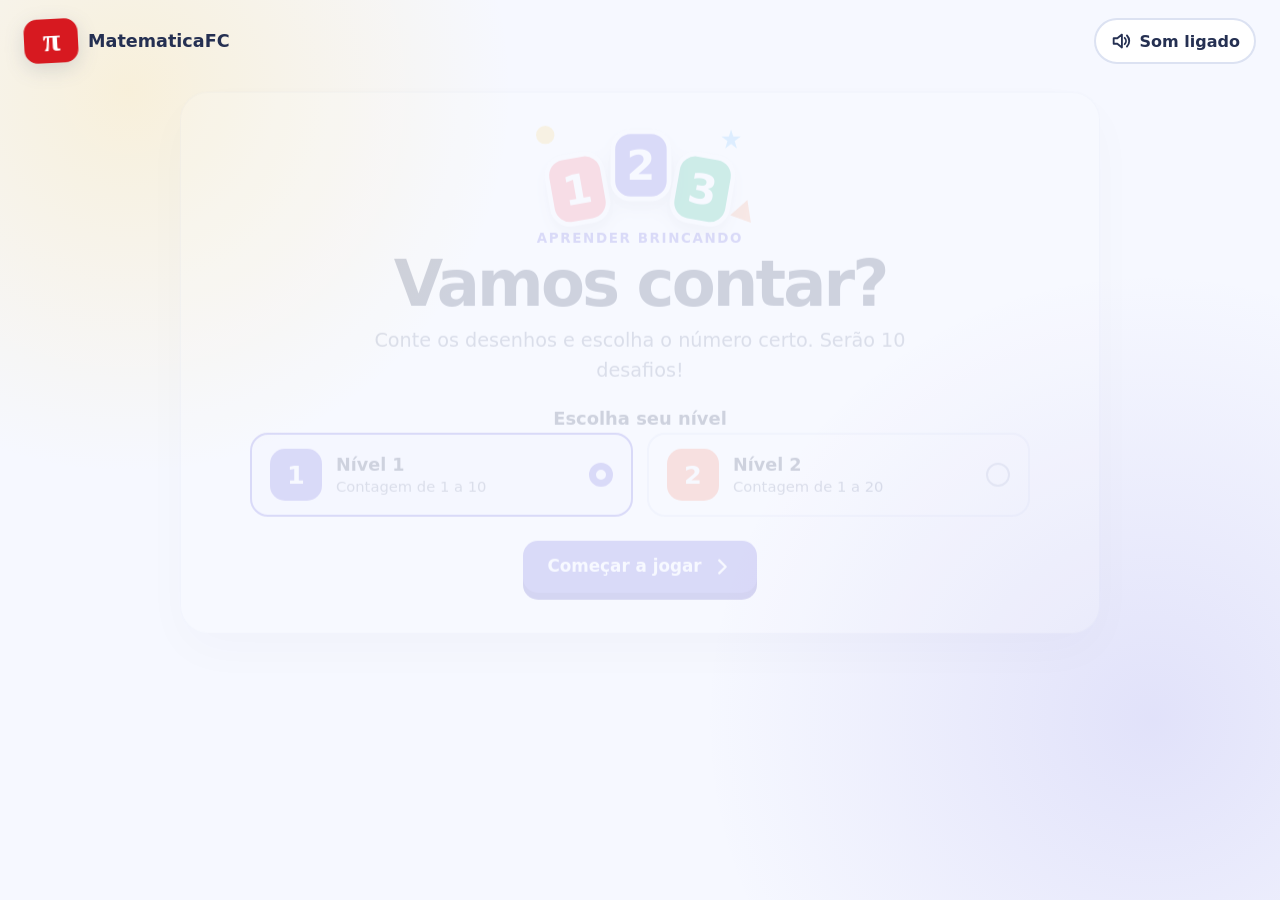
<file: index.html>
<!doctype html>
<html lang="pt-BR">
  <head>
    <meta charset="UTF-8">
    <meta name="viewport" content="width=device-width, initial-scale=1">
    <meta http-equiv="refresh" content="0; url=jogos/ensino-fundamental-anos-iniciais/1ano/contagem/">
    <title>Jogo de Contagem | MatematicaFC</title>
  </head>
  <body>
    <a href="jogos/ensino-fundamental-anos-iniciais/1ano/contagem/">Abrir o Jogo de Contagem</a>
  </body>
</html>
</file>
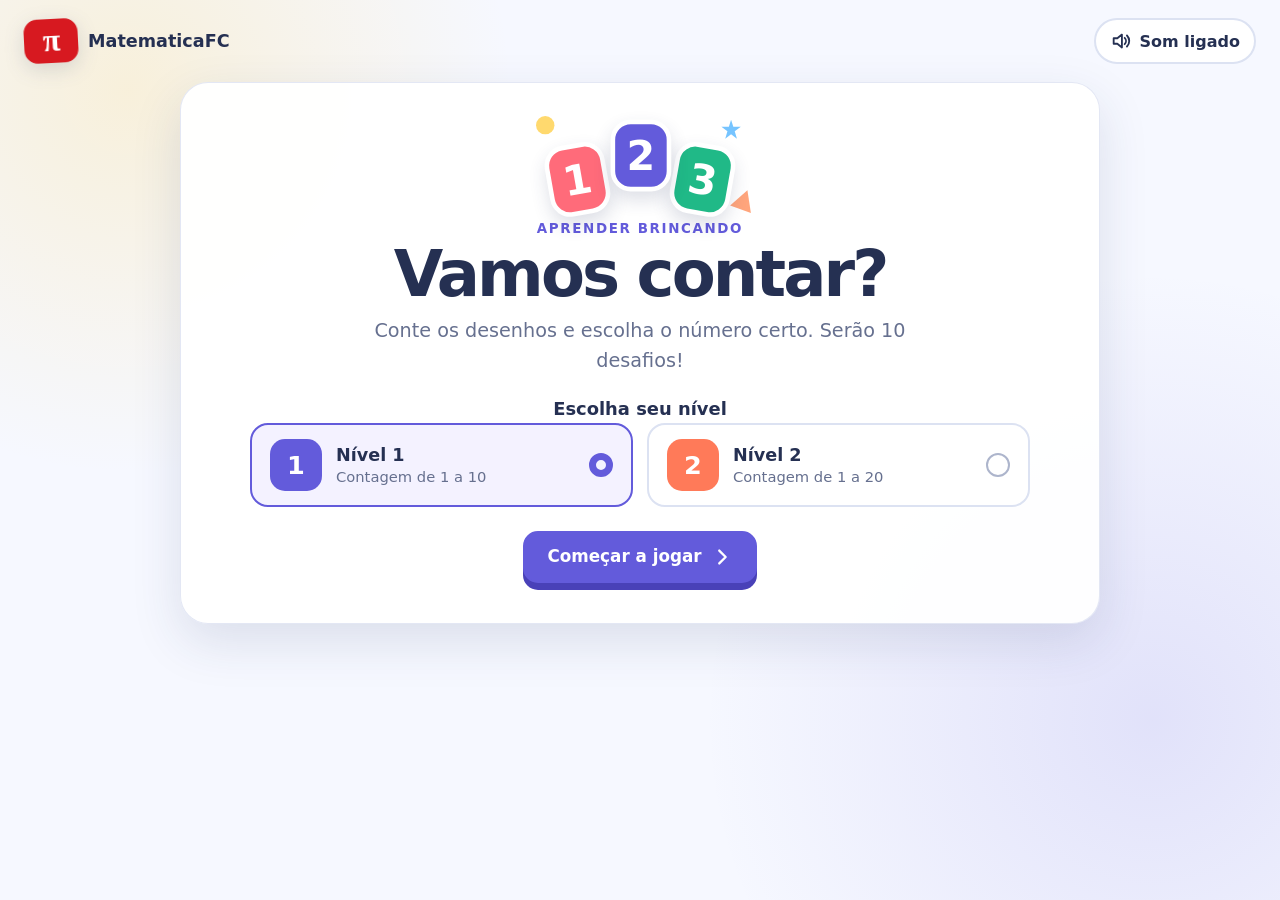
<file: jogos/ensino-fundamental-anos-iniciais/1ano/contagem/index.html>
<!doctype html>
<html lang="pt-BR">
  <head>
    <meta charset="UTF-8">
    <meta name="viewport" content="width=device-width, initial-scale=1">
    <meta
      name="description"
      content="Jogo educativo de contagem de 1 a 20 para crianças do 1º ano."
    >
    <title>Vamos Contar! | MatematicaFC</title>
    <link rel="stylesheet" href="styles.css">
    <script src="script.js" defer></script>
  </head>
  <body>
    <a class="skip-link" href="#main-content">Pular para o conteúdo</a>

    <main id="main-content" class="app-shell">
      <header class="app-header">
        <a class="brand" href="#" aria-label="MatematicaFC - início do jogo">
          <span class="brand-mark" aria-hidden="true">
            <svg viewBox="0 0 64 52" focusable="false">
              <rect width="64" height="52" rx="16"></rect>
              <text x="32" y="38">π</text>
            </svg>
          </span>
          <span>MatematicaFC</span>
        </a>

        <button
          id="audio-toggle"
          class="icon-button"
          type="button"
          aria-pressed="true"
          aria-label="Desativar efeitos sonoros"
        >
          <svg class="icon icon-sound-on" viewBox="0 0 24 24" aria-hidden="true">
            <path d="M4 9v6h4l5 4V5L8 9H4Z"></path>
            <path d="M16 8.5a5 5 0 0 1 0 7"></path>
            <path d="M18.5 6a8.5 8.5 0 0 1 0 12"></path>
          </svg>
          <svg class="icon icon-sound-off" viewBox="0 0 24 24" aria-hidden="true">
            <path d="M4 9v6h4l5 4V5L8 9H4Z"></path>
            <path d="m17 9 5 5m0-5-5 5"></path>
          </svg>
          <span id="audio-label">Som ligado</span>
        </button>
      </header>

      <section id="start-screen" class="screen start-screen" aria-labelledby="game-title">
        <div class="hero-art" aria-hidden="true">
          <span class="shape shape-circle"></span>
          <span class="shape shape-star"></span>
          <span class="shape shape-triangle"></span>
          <span class="hero-number hero-number-one">1</span>
          <span class="hero-number hero-number-two">2</span>
          <span class="hero-number hero-number-three">3</span>
        </div>

        <p class="eyebrow">Aprender brincando</p>
        <h1 id="game-title">Vamos contar?</h1>
        <p class="lead">
          Conte os desenhos e escolha o número certo. Serão 10 desafios!
        </p>

        <fieldset class="level-picker">
          <legend>Escolha seu nível</legend>
          <label class="level-card">
            <input type="radio" name="level" value="1" checked>
            <span class="level-number" aria-hidden="true">1</span>
            <span class="level-copy">
              <strong>Nível 1</strong>
              <small>Contagem de 1 a 10</small>
            </span>
            <span class="radio-indicator" aria-hidden="true"></span>
          </label>

          <label class="level-card">
            <input type="radio" name="level" value="2">
            <span class="level-number level-number-alt" aria-hidden="true">2</span>
            <span class="level-copy">
              <strong>Nível 2</strong>
              <small>Contagem de 1 a 20</small>
            </span>
            <span class="radio-indicator" aria-hidden="true"></span>
          </label>
        </fieldset>

        <button id="start-button" class="primary-button" type="button">
          Começar a jogar
          <svg viewBox="0 0 24 24" aria-hidden="true">
            <path d="m9 5 7 7-7 7"></path>
          </svg>
        </button>
      </section>

      <section
        id="game-screen"
        class="screen game-screen"
        aria-labelledby="question-title"
        hidden
      >
        <div class="game-status" aria-label="Informações da partida">
          <div class="progress-group">
            <span id="question-counter">Pergunta 1 de 10</span>
            <div
              class="progress-track"
              role="progressbar"
              aria-label="Progresso da partida"
              aria-valuemin="1"
              aria-valuemax="10"
              aria-valuenow="1"
            >
              <span id="progress-bar"></span>
            </div>
          </div>

          <dl class="stats">
            <div class="stat stat-score">
              <dt>Pontos</dt>
              <dd id="score-value">0</dd>
            </div>
            <div class="stat stat-correct">
              <dt>Acertos</dt>
              <dd id="correct-value">0</dd>
            </div>
            <div class="stat stat-wrong">
              <dt>Erros</dt>
              <dd id="wrong-value">0</dd>
            </div>
            <div class="stat stat-time">
              <dt>Tempo</dt>
              <dd id="time-value">00:00</dd>
            </div>
          </dl>
        </div>

        <div class="question-card">
          <p id="level-badge" class="level-badge">Nível 1</p>
          <h2 id="question-title">Quantos objetos você vê?</h2>
          <p class="question-hint">Conte com calma e escolha uma resposta.</p>

          <div
            id="objects-area"
            class="objects-area"
            role="img"
            aria-label=""
          ></div>

          <div
            id="feedback"
            class="feedback"
            role="status"
            aria-live="polite"
            aria-atomic="true"
          ></div>

          <div id="answers" class="answers" aria-label="Alternativas"></div>

          <button id="next-button" class="primary-button next-button" type="button" hidden>
            Próxima pergunta
            <svg viewBox="0 0 24 24" aria-hidden="true">
              <path d="m9 5 7 7-7 7"></path>
            </svg>
          </button>
        </div>
      </section>

      <section
        id="result-screen"
        class="screen result-screen"
        aria-labelledby="result-title"
        hidden
      >
        <div id="result-medal" class="result-medal" aria-hidden="true">
          <svg viewBox="0 0 120 140">
            <path class="ribbon ribbon-left" d="M28 74 15 130l34-18 11-38Z"></path>
            <path class="ribbon ribbon-right" d="m92 74 13 56-34-18-11-38Z"></path>
            <circle cx="60" cy="57" r="46"></circle>
            <path class="medal-star" d="m60 25 9 19 21 3-15 15 4 21-19-10-19 10 4-21-15-15 21-3Z"></path>
          </svg>
        </div>
        <p class="eyebrow">Partida concluída</p>
        <h2 id="result-title">Muito bem!</h2>
        <p id="result-message" class="lead"></p>

        <div class="final-score">
          <span>Sua pontuação</span>
          <strong><span id="final-score-value">0</span><small>/10</small></strong>
        </div>

        <dl class="result-stats">
          <div>
            <dt>Acertos</dt>
            <dd id="final-correct-value">0</dd>
          </div>
          <div>
            <dt>Erros</dt>
            <dd id="final-wrong-value">0</dd>
          </div>
          <div>
            <dt>Tempo</dt>
            <dd id="final-time-value">00:00</dd>
          </div>
        </dl>

        <div class="result-actions">
          <button id="restart-button" class="primary-button" type="button">
            Jogar novamente
          </button>
          <button id="change-level-button" class="secondary-button" type="button">
            Escolher outro nível
          </button>
        </div>
      </section>
    </main>

    <noscript>
      <p class="noscript-message">
        Ative o JavaScript do navegador para jogar.
      </p>
    </noscript>
  </body>
</html>
</file>
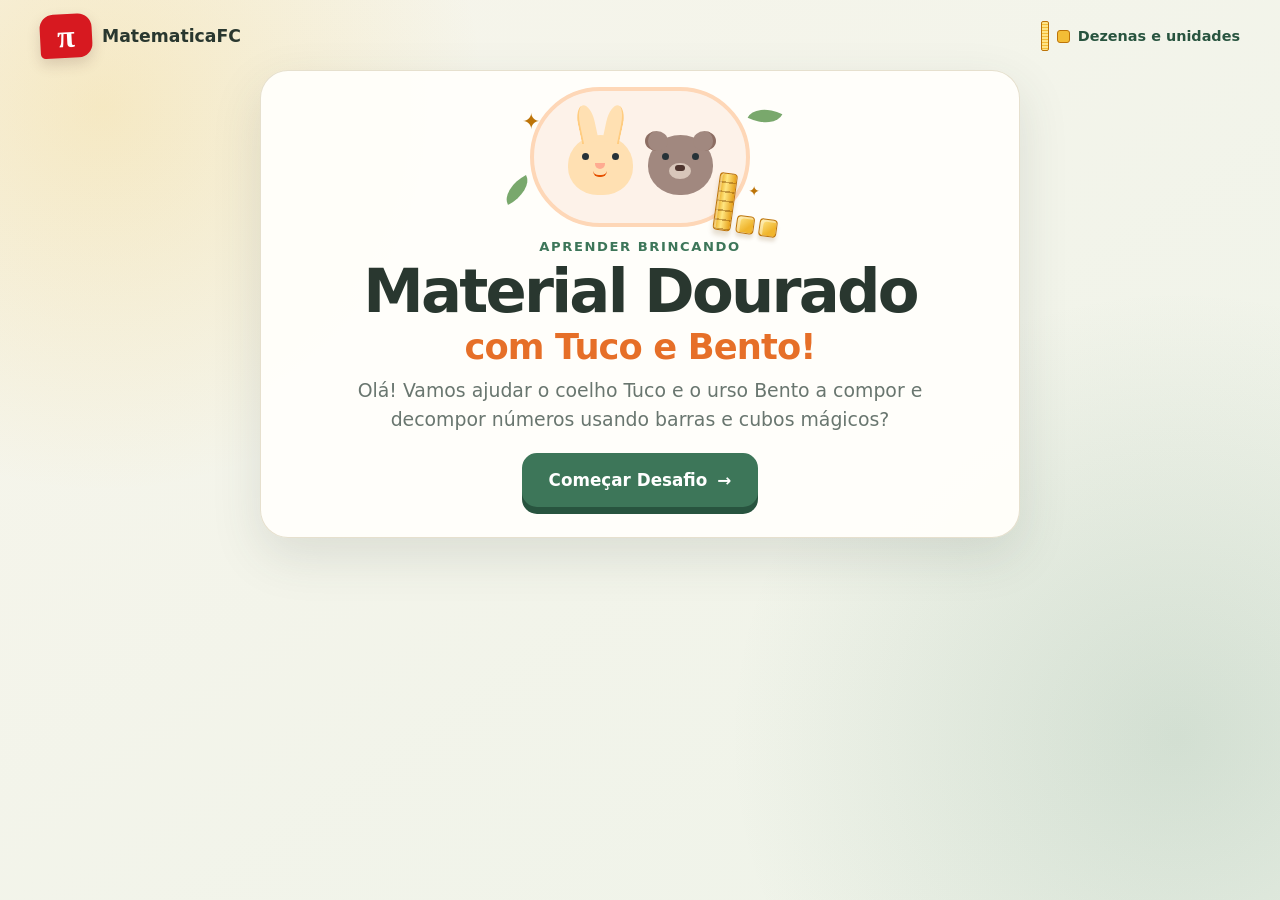
<file: jogos/ensino-fundamental-anos-iniciais/1ano/material-dourado/index.html>
<!DOCTYPE html>
<html lang="pt-br">
<head>
    <meta charset="UTF-8">
    <meta name="viewport" content="width=device-width, initial-scale=1.0">
    <title>Quiz Interativo: Material Dourado com Tuco e Bento</title>
    <script async crossorigin="anonymous" src="https://pagead2.googlesyndication.com/pagead/js/adsbygoogle.js?client=ca-pub-1307158125161614"></script>
    <link rel="stylesheet" href="css/style.css">
</head>
<body>
    <main class="app-shell">
        <header class="app-header">
            <div class="brand" aria-label="MatematicaFC">
                <span class="brand-mark" aria-hidden="true">π</span>
                <span>MatematicaFC</span>
            </div>
            <div class="header-theme" aria-hidden="true">
                <span class="mini-barra"></span>
                <span class="mini-cubo"></span>
                <span>Dezenas e unidades</span>
            </div>
        </header>

        <div class="quiz-container">
            <section class="screen active welcome-screen" id="welcome-screen">
                <div class="hero-scene" aria-hidden="true">
                    <span class="folha folha-left"></span>
                    <span class="folha folha-right"></span>
                    <span class="brilho brilho-one">✦</span>
                    <span class="brilho brilho-two">✦</span>
                    <div class="avatar-container">
                        <div class="coelho-avatar">
                            <div class="olhos"><div class="olho"></div><div class="olho"></div></div>
                            <div class="nariz-coelho"></div>
                            <div class="boca-coelho"></div>
                        </div>
                        <div class="urso-avatar">
                            <div class="olhos"><div class="olho"></div><div class="olho"></div></div>
                            <div class="focinho-urso"><div class="nariz-urso"></div></div>
                        </div>
                    </div>
                    <div class="hero-material"><span class="barra-dz"></span><span class="cubo-un"></span><span class="cubo-un"></span></div>
                </div>
                <p class="eyebrow">Aprender brincando</p>
                <h1>Material Dourado <span>com Tuco e Bento!</span></h1>
                <p class="welcome-copy">Olá! Vamos ajudar o coelho Tuco e o urso Bento a compor e decompor números usando barras e cubos mágicos?</p>
                <button class="btn-primary" type="button" onclick="gerenciarTransicaoAnuncio()">Começar Desafio <span aria-hidden="true">→</span></button>
            </section>

            <!-- TELA INTERMEDIÁRIA DO ANÚNCIO DE INÍCIO -->
            <section class="screen ad-screen" id="tela-anuncio-inicio" style="display: none;">
                <div class="ad-heading">
                    <div class="loading-cubes" aria-hidden="true"><span></span><span></span><span></span></div>
                    <p>Carregando o desafio...</p>
                    <small>Tuco e Bento estão preparando as peças.</small>
                </div>
                <div class="bloco-anuncio">
                    <ins class="adsbygoogle" data-ad-client="ca-pub-1307158125161614" data-ad-format="auto" data-ad-slot="4667476075" full-width-responsive="true" style="display: block;"></ins>
                    <script> (adsbygoogle = window.adsbygoogle || []).push({}); </script>
                </div>
            </section>

            <section class="screen" id="quiz-screen">
                <div class="game-layout">
                    <aside class="status-card">
                        <div class="question-counter" id="question-number">Pergunta 1 de 20</div>
                        <div class="progress-bar-container" role="progressbar" aria-label="Progresso do quiz" aria-valuemin="0" aria-valuemax="20" aria-valuenow="0">
                            <div class="progress-bar" id="progress-bar"></div>
                        </div>
                        <div class="score-board">
                            <span class="score-hits" id="hits-counter">Acertos: 0</span>
                            <span class="score-errors" id="errors-counter">Erros: 0</span>
                        </div>
                        <div class="side-friends" aria-hidden="true">
                            <div class="friend-mini">
                                <div class="mini-face mini-rabbit">
                                    <span class="mini-ear mini-ear-left"></span><span class="mini-ear mini-ear-right"></span>
                                    <span class="mini-eye mini-eye-left"></span><span class="mini-eye mini-eye-right"></span>
                                    <span class="mini-rabbit-nose"></span><span class="mini-rabbit-mouth"></span>
                                </div>
                                <span>Tuco</span>
                            </div>
                            <div class="friend-mini">
                                <div class="mini-face mini-bear">
                                    <span class="mini-bear-ear mini-bear-ear-left"></span><span class="mini-bear-ear mini-bear-ear-right"></span>
                                    <span class="mini-eye mini-eye-left"></span><span class="mini-eye mini-eye-right"></span>
                                    <span class="mini-bear-muzzle"><i></i></span>
                                </div>
                                <span>Bento</span>
                            </div>
                        </div>
                    </aside>

                    <div class="question-card">
                        <p class="question-type" id="question-type">Material dourado</p>
                        <div class="question-text" id="question-text">Carregando pergunta...</div>
                        <div id="zona-interativa"></div>
                        <div class="options-grid" id="options-container"></div>
                        <div class="confirm-area">
                            <button class="btn-primary" id="btn-confirmar-decompor" type="button" onclick="checarDecomposicao()" style="display: none;">Confirmar Resposta <span aria-hidden="true">→</span></button>
                        </div>
                    </div>
                </div>
            </section>

            <section class="screen result-screen" id="result-screen">
                <div class="result-illustration" aria-hidden="true">
                    <div class="medal"><span>★</span></div>
                    <span class="result-spark spark-left">✦</span>
                    <span class="result-spark spark-right">✦</span>
                </div>
                <p class="eyebrow">Partida concluída</p>
                <h1>Desafio Concluído!</h1>
                <p class="result-copy">Tuco e Bento estão orgulhosos! Você aprendeu tudo sobre dezenas e unidades!</p>
                <div class="score-circle" id="final-score">0/20</div>
                <p id="performance-message"></p>

                <!-- ANÚNCIO DE FINAL INTEGRADO ACIMA DO BOTÃO JOGAR NOVAMENTE -->
                <div class="bloco-anuncio">
                    <ins class="adsbygoogle" data-ad-client="ca-pub-1307158125161614" data-ad-format="auto" data-ad-slot="6556519659" full-width-responsive="true" style="display: block;"></ins>
                    <script> (adsbygoogle = window.adsbygoogle || []).push({}); </script>
                </div>

                <button class="btn-primary" type="button" onclick="restartQuiz()">Jogar Novamente <span aria-hidden="true">↻</span></button>
            </section>
        </div>
    </main>
    <script src="js/script.js"></script>
</body>
</html>
</file>
<file: jogos/ensino-fundamental-anos-iniciais/1ano/contagem/styles.css>
:root {
  --ink: #253052;
  --muted: #66708f;
  --page: #f6f8ff;
  --surface: #ffffff;
  --primary: #635bdb;
  --primary-dark: #4941b8;
  --secondary: #ffcf4a;
  --correct: #12845b;
  --correct-soft: #e3f8ef;
  --wrong: #c74355;
  --wrong-soft: #fff0f2;
  --blue-soft: #eaf1ff;
  --border: #dce2f2;
  --shadow: 0 18px 50px rgba(42, 53, 100, 0.13);
  --radius-lg: 28px;
  --radius-md: 18px;
  --focus: #1677ff;
  color-scheme: light;
  font-family:
    "Trebuchet MS", "Segoe UI", system-ui, -apple-system, BlinkMacSystemFont,
    sans-serif;
}

* {
  box-sizing: border-box;
}

html {
  min-height: 100%;
  background: var(--page);
}

body {
  min-width: 320px;
  min-height: 100vh;
  margin: 0;
  color: var(--ink);
  background:
    radial-gradient(circle at 10% 10%, rgba(255, 207, 74, 0.2), transparent 24rem),
    radial-gradient(circle at 90% 80%, rgba(99, 91, 219, 0.14), transparent 28rem),
    var(--page);
}

button,
input {
  font: inherit;
}

button {
  -webkit-tap-highlight-color: transparent;
}

button:focus-visible,
input:focus-visible + span,
.level-card:has(input:focus-visible) {
  outline: 4px solid rgba(22, 119, 255, 0.35);
  outline-offset: 3px;
}

.skip-link {
  position: fixed;
  z-index: 100;
  top: 12px;
  left: 12px;
  padding: 10px 16px;
  color: #fff;
  background: var(--ink);
  border-radius: 8px;
  transform: translateY(-160%);
}

.skip-link:focus {
  transform: translateY(0);
}

.app-shell {
  width: min(1120px, calc(100% - 32px));
  min-height: 100vh;
  margin: 0 auto;
  padding: 22px 0 40px;
}

.app-header {
  display: flex;
  align-items: center;
  justify-content: space-between;
  gap: 20px;
  margin-bottom: 24px;
}

.brand {
  display: inline-flex;
  align-items: center;
  gap: 10px;
  color: var(--ink);
  font-size: 1.1rem;
  font-weight: 800;
  text-decoration: none;
}

.brand-mark {
  display: grid;
  width: 48px;
  height: 40px;
  place-items: center;
  color: #fff;
  background: var(--primary);
  border-radius: 13px 13px 13px 4px;
  font-size: 0.9rem;
  letter-spacing: -1px;
  transform: rotate(-3deg);
}

.icon-button {
  display: inline-flex;
  min-height: 46px;
  align-items: center;
  gap: 8px;
  padding: 8px 14px;
  color: var(--ink);
  background: var(--surface);
  border: 2px solid var(--border);
  border-radius: 999px;
  cursor: pointer;
  font-weight: 700;
}

.icon-button:hover {
  border-color: var(--primary);
}

.icon {
  width: 22px;
  height: 22px;
  fill: none;
  stroke: currentColor;
  stroke-linecap: round;
  stroke-linejoin: round;
  stroke-width: 2;
}

.icon-sound-off,
.icon-button[aria-pressed="false"] .icon-sound-on {
  display: none;
}

.icon-button[aria-pressed="false"] .icon-sound-off {
  display: block;
}

.screen {
  animation: screen-in 420ms ease-out;
}

.screen[hidden] {
  display: none;
}

.start-screen,
.result-screen {
  width: min(700px, 100%);
  margin: 0 auto;
  padding: clamp(28px, 5vw, 54px);
  text-align: center;
  background: rgba(255, 255, 255, 0.94);
  border: 1px solid rgba(220, 226, 242, 0.8);
  border-radius: var(--radius-lg);
  box-shadow: var(--shadow);
}

.hero-art {
  position: relative;
  width: 250px;
  height: 130px;
  margin: -10px auto 10px;
}

.hero-number {
  position: absolute;
  display: grid;
  width: 66px;
  height: 78px;
  place-items: center;
  color: #fff;
  border: 5px solid #fff;
  border-radius: 22px;
  box-shadow: 0 9px 20px rgba(42, 53, 100, 0.16);
  font-size: 2.8rem;
  font-weight: 900;
}

.hero-number-one {
  top: 30px;
  left: 24px;
  background: #ff6b7a;
  transform: rotate(-10deg);
}

.hero-number-two {
  top: 4px;
  left: 93px;
  z-index: 2;
  background: var(--primary);
}

.hero-number-three {
  top: 30px;
  right: 24px;
  background: #20b987;
  transform: rotate(10deg);
}

.shape {
  position: absolute;
  opacity: 0.8;
}

.shape-circle {
  top: 0;
  left: 12px;
  width: 20px;
  height: 20px;
  background: var(--secondary);
  border-radius: 50%;
}

.shape-triangle {
  right: 0;
  bottom: 10px;
  width: 0;
  height: 0;
  border-right: 12px solid transparent;
  border-bottom: 22px solid #ff8e5b;
  border-left: 12px solid transparent;
  transform: rotate(20deg);
}

.shape-star {
  right: 15px;
  top: 4px;
  width: 22px;
  height: 22px;
  background: #54b6ff;
  clip-path: polygon(50% 0, 61% 35%, 98% 35%, 68% 57%, 79% 94%, 50% 72%, 21% 94%, 32% 57%, 2% 35%, 39% 35%);
}

.eyebrow {
  margin: 0 0 6px;
  color: var(--primary);
  font-size: 0.84rem;
  font-weight: 900;
  letter-spacing: 0.12em;
  text-transform: uppercase;
}

h1,
h2,
p {
  margin-top: 0;
}

h1 {
  margin-bottom: 10px;
  font-size: clamp(2.25rem, 8vw, 4rem);
  line-height: 1;
  letter-spacing: -0.045em;
}

h2 {
  margin-bottom: 8px;
  font-size: clamp(1.7rem, 5vw, 2.5rem);
  line-height: 1.1;
}

.lead {
  max-width: 560px;
  margin: 0 auto 22px;
  color: var(--muted);
  font-size: clamp(1rem, 3vw, 1.2rem);
  line-height: 1.55;
}

.level-picker {
  display: grid;
  gap: 12px;
  max-width: 520px;
  margin: 0 auto 26px;
  padding: 0;
  border: 0;
  text-align: left;
}

.level-picker legend {
  width: 100%;
  margin-bottom: 12px;
  text-align: center;
  font-size: 1.12rem;
  font-weight: 800;
}

.level-card {
  position: relative;
  display: grid;
  grid-template-columns: auto 1fr auto;
  align-items: center;
  gap: 14px;
  padding: 14px 18px;
  background: var(--surface);
  border: 2px solid var(--border);
  border-radius: var(--radius-md);
  cursor: pointer;
  transition: border-color 160ms ease, transform 160ms ease, background 160ms ease;
}

.level-card:hover {
  transform: translateY(-2px);
  border-color: #aaa5ee;
}

.level-card:has(input:checked) {
  background: #f4f2ff;
  border-color: var(--primary);
}

.level-card input {
  position: absolute;
  width: 1px;
  height: 1px;
  opacity: 0;
}

.level-number {
  display: grid;
  width: 52px;
  height: 52px;
  place-items: center;
  color: #fff;
  background: var(--primary);
  border-radius: 15px;
  font-size: 1.6rem;
  font-weight: 900;
}

.level-number-alt {
  background: #ff7a59;
}

.level-copy {
  display: grid;
  gap: 3px;
}

.level-copy strong {
  font-size: 1.1rem;
}

.level-copy small {
  color: var(--muted);
  font-size: 0.92rem;
}

.radio-indicator {
  width: 24px;
  height: 24px;
  border: 2px solid #adb5cc;
  border-radius: 50%;
}

input:checked ~ .radio-indicator {
  border: 7px solid var(--primary);
}

.primary-button,
.secondary-button {
  display: inline-flex;
  min-height: 54px;
  align-items: center;
  justify-content: center;
  gap: 9px;
  padding: 12px 24px;
  border-radius: 15px;
  cursor: pointer;
  font-size: 1.05rem;
  font-weight: 900;
  transition: transform 150ms ease, box-shadow 150ms ease, background 150ms ease;
}

.primary-button {
  color: #fff;
  background: var(--primary);
  border: 2px solid var(--primary);
  box-shadow: 0 7px 0 var(--primary-dark);
}

.primary-button:hover {
  background: #574fce;
  transform: translateY(-2px);
}

.primary-button:active {
  box-shadow: 0 3px 0 var(--primary-dark);
  transform: translateY(4px);
}

.primary-button svg {
  width: 22px;
  height: 22px;
  fill: none;
  stroke: currentColor;
  stroke-linecap: round;
  stroke-linejoin: round;
  stroke-width: 2.5;
}

.secondary-button {
  color: var(--primary-dark);
  background: #fff;
  border: 2px solid #aaa5ee;
}

.secondary-button:hover {
  background: #f4f2ff;
}

.game-screen {
  display: grid;
  gap: 18px;
}

.game-status,
.question-card {
  background: rgba(255, 255, 255, 0.96);
  border: 1px solid rgba(220, 226, 242, 0.85);
  border-radius: var(--radius-lg);
  box-shadow: var(--shadow);
}

.game-status {
  display: grid;
  grid-template-columns: minmax(200px, 1fr) auto;
  align-items: center;
  gap: 24px;
  padding: 18px 24px;
}

.progress-group {
  display: grid;
  gap: 8px;
  font-weight: 800;
}

.progress-track {
  height: 12px;
  overflow: hidden;
  background: #e8ebf5;
  border-radius: 99px;
}

#progress-bar {
  display: block;
  width: 10%;
  height: 100%;
  background: linear-gradient(90deg, var(--primary), #8b83f2);
  border-radius: inherit;
  transition: width 350ms ease;
}

.stats {
  display: flex;
  gap: 8px;
  margin: 0;
}

.stat {
  min-width: 78px;
  padding: 8px 12px;
  text-align: center;
  background: var(--blue-soft);
  border-radius: 13px;
}

.stat dt {
  color: var(--muted);
  font-size: 0.75rem;
  font-weight: 800;
}

.stat dd {
  margin: 2px 0 0;
  font-size: 1.2rem;
  font-weight: 900;
}

.stat-correct {
  background: var(--correct-soft);
}

.stat-wrong {
  background: var(--wrong-soft);
}

.stat-time {
  min-width: 92px;
  background: #fff7da;
}

.question-card {
  min-height: 570px;
  padding: clamp(22px, 4vw, 38px);
  text-align: center;
}

.level-badge {
  display: inline-block;
  margin-bottom: 10px;
  padding: 6px 12px;
  color: var(--primary-dark);
  background: #efedff;
  border-radius: 99px;
  font-size: 0.82rem;
  font-weight: 900;
  text-transform: uppercase;
}

.question-hint {
  margin-bottom: 18px;
  color: var(--muted);
}

.objects-area {
  --object-size: 68px;
  display: grid;
  grid-template-columns: repeat(var(--columns, 5), minmax(42px, var(--object-size)));
  min-height: 225px;
  align-content: center;
  justify-content: center;
  gap: clamp(8px, 2vw, 16px);
  max-width: 780px;
  margin: 0 auto 14px;
  padding: 20px;
  background:
    linear-gradient(rgba(255, 255, 255, 0.8), rgba(255, 255, 255, 0.8)),
    repeating-linear-gradient(0deg, transparent 0 31px, #dfe5f5 32px),
    repeating-linear-gradient(90deg, transparent 0 31px, #dfe5f5 32px),
    #f4f7ff;
  border: 2px dashed #cbd3e8;
  border-radius: 24px;
}

.counting-object {
  display: grid;
  width: var(--object-size);
  height: var(--object-size);
  place-items: center;
  animation: object-pop 350ms both;
  animation-delay: calc(var(--index) * 25ms);
}

.counting-object svg {
  display: block;
  width: 100%;
  height: 100%;
  overflow: visible;
  filter: drop-shadow(0 4px 2px rgba(42, 53, 100, 0.12));
}

.answers {
  display: grid;
  grid-template-columns: repeat(3, minmax(90px, 160px));
  justify-content: center;
  gap: 14px;
  margin-top: 8px;
}

.answer-button {
  min-height: 72px;
  color: var(--ink);
  background: #fff;
  border: 3px solid var(--border);
  border-radius: 18px;
  cursor: pointer;
  font-size: 1.8rem;
  font-weight: 900;
  box-shadow: 0 5px 0 #cbd2e5;
  transition: transform 140ms ease, border-color 140ms ease, background 140ms ease;
}

.answer-button:hover:not(:disabled) {
  background: #f5f3ff;
  border-color: var(--primary);
  transform: translateY(-2px);
}

.answer-button:disabled {
  cursor: default;
  opacity: 0.65;
}

.answer-button.is-correct {
  color: #07593c;
  background: var(--correct-soft);
  border-color: var(--correct);
  box-shadow: 0 5px 0 #0a6b49;
  opacity: 1;
}

.answer-button.is-wrong {
  color: #8e2636;
  background: var(--wrong-soft);
  border-color: var(--wrong);
  box-shadow: 0 5px 0 #a43042;
  opacity: 1;
}

.feedback {
  min-height: 29px;
  margin: 4px 0;
  font-size: 1.05rem;
  font-weight: 900;
}

.feedback.correct {
  color: var(--correct);
}

.feedback.wrong {
  color: var(--wrong);
}

.next-button {
  margin-top: 22px;
}

.result-medal {
  width: 116px;
  margin: -6px auto 6px;
}

.result-medal svg {
  display: block;
  width: 100%;
  overflow: visible;
  filter: drop-shadow(0 8px 7px rgba(42, 53, 100, 0.18));
}

.result-medal circle {
  fill: var(--secondary);
  stroke: #f0a927;
  stroke-width: 8;
}

.ribbon {
  fill: var(--primary);
}

.ribbon-right {
  fill: #ff6b7a;
}

.medal-star {
  fill: #fff8d5;
}

.final-score {
  display: grid;
  gap: 3px;
  width: 180px;
  margin: 0 auto 16px;
  padding: 13px;
  color: var(--primary-dark);
  background: #f1efff;
  border-radius: 22px;
}

.final-score > span {
  font-size: 0.85rem;
  font-weight: 800;
  text-transform: uppercase;
}

.final-score strong {
  font-size: 3.1rem;
  line-height: 1;
}

.final-score small {
  font-size: 1.4rem;
}

.result-stats {
  display: grid;
  grid-template-columns: repeat(3, 1fr);
  max-width: 500px;
  margin: 0 auto 22px;
  overflow: hidden;
  border: 2px solid var(--border);
  border-radius: 18px;
}

.result-stats div {
  padding: 10px 8px;
}

.result-stats div + div {
  border-left: 2px solid var(--border);
}

.result-stats dt {
  color: var(--muted);
  font-size: 0.8rem;
  font-weight: 800;
}

.result-stats dd {
  margin: 4px 0 0;
  font-size: 1.25rem;
  font-weight: 900;
}

.result-actions {
  display: flex;
  flex-wrap: wrap;
  justify-content: center;
  gap: 16px;
}

.noscript-message {
  position: fixed;
  inset: auto 16px 16px;
  padding: 16px;
  color: #fff;
  background: var(--wrong);
  border-radius: 12px;
  text-align: center;
}

@keyframes screen-in {
  from {
    opacity: 0;
    transform: translateY(12px);
  }
}

@keyframes object-pop {
  from {
    opacity: 0;
    transform: scale(0.55) rotate(-8deg);
  }
  to {
    opacity: 1;
    transform: scale(1) rotate(0);
  }
}

@media (max-width: 760px) {
  .game-status {
    grid-template-columns: 1fr;
    gap: 14px;
  }

  .stats {
    display: grid;
    grid-template-columns: repeat(4, 1fr);
  }

  .stat {
    min-width: 0;
    padding-inline: 5px;
  }

  .objects-area {
    --object-size: 55px;
    min-height: 255px;
    padding: 15px 8px;
  }
}

@media (max-width: 520px) {
  .app-shell {
    width: min(100% - 20px, 1120px);
    padding-top: 10px;
    padding-bottom: 24px;
  }

  .app-header {
    gap: 12px;
    margin-bottom: 10px;
  }

  #audio-label {
    position: absolute;
    width: 1px;
    height: 1px;
    overflow: hidden;
    clip: rect(0, 0, 0, 0);
    white-space: nowrap;
  }

  .icon-button {
    width: 46px;
    justify-content: center;
    padding: 8px;
  }

  .start-screen,
  .result-screen {
    padding: 22px 15px 26px;
    border-radius: 22px;
  }

  .hero-art {
    height: 112px;
    transform: scale(0.8);
    transform-origin: center bottom;
    margin-top: -22px;
    margin-bottom: -6px;
  }

  .start-screen .lead {
    margin-bottom: 20px;
  }

  .level-picker {
    gap: 10px;
    margin-bottom: 20px;
  }

  .level-picker legend {
    margin-bottom: 8px;
  }

  .level-card {
    padding: 10px 12px;
  }

  .level-number {
    width: 46px;
    height: 46px;
  }

  .game-status,
  .question-card {
    border-radius: 20px;
  }

  .game-status {
    padding: 14px;
  }

  .stats {
    gap: 5px;
  }

  .stat dt {
    font-size: 0.66rem;
  }

  .stat dd {
    font-size: 1rem;
  }

  .question-card {
    min-height: 0;
    padding: 18px 12px 22px;
  }

  .objects-area {
    --object-size: 48px;
    grid-template-columns: repeat(var(--columns, 5), minmax(34px, var(--object-size)));
    min-height: 205px;
    gap: 7px;
    margin-bottom: 8px;
    padding: 12px 8px;
  }

  .feedback {
    min-height: 24px;
    margin: 0;
  }

  .answers {
    grid-template-columns: repeat(3, 1fr);
    gap: 8px;
    margin-top: 4px;
  }

  .answer-button {
    min-height: 64px;
    font-size: 1.55rem;
  }

  .result-screen {
    display: grid;
    grid-template-columns: auto minmax(0, 1fr);
    grid-template-areas:
      "medal eyebrow"
      "medal title"
      "medal message"
      "score score"
      "stats stats"
      "actions actions";
    column-gap: 14px;
    align-items: center;
    text-align: left;
  }

  .result-screen .result-medal {
    grid-area: medal;
    align-self: center;
    width: 84px;
    margin: 0;
  }

  .result-screen .eyebrow {
    grid-area: eyebrow;
    margin-bottom: 3px;
  }

  .result-screen h2 {
    grid-area: title;
    margin-bottom: 5px;
    font-size: clamp(1.55rem, 8vw, 2rem);
  }

  .result-screen .lead {
    grid-area: message;
    margin-right: 0;
    margin-left: 0;
    margin-bottom: 16px;
    line-height: 1.35;
  }

  .final-score {
    grid-area: score;
    justify-self: center;
    width: 170px;
    margin-bottom: 14px;
    padding: 11px;
    text-align: center;
  }

  .final-score strong {
    font-size: 2.8rem;
  }

  .result-stats {
    grid-area: stats;
    grid-template-columns: repeat(3, 1fr);
    width: 100%;
    margin-bottom: 18px;
    text-align: center;
  }

  .result-stats div + div {
    border-top: 0;
    border-left: 2px solid var(--border);
  }

  .result-stats div {
    padding: 8px 5px;
  }

  .result-stats dd {
    font-size: 1.12rem;
  }

  .result-actions {
    grid-area: actions;
    display: grid;
    width: 100%;
    gap: 10px;
  }
}

@media (prefers-reduced-motion: reduce) {
  *,
  *::before,
  *::after {
    scroll-behavior: auto !important;
    animation-duration: 0.01ms !important;
    animation-iteration-count: 1 !important;
    transition-duration: 0.01ms !important;
  }
}

/* Refinamentos de interface - padrão MatematicaFC
   Mantém a lógica do jogo intacta e atua apenas na apresentação visual. */
.brand-mark {
  width: 54px;
  height: 44px;
  padding: 0;
  background: transparent;
  border-radius: 0;
  transform: rotate(-3deg);
}

.brand-mark svg {
  display: block;
  width: 100%;
  height: 100%;
  overflow: visible;
  filter: drop-shadow(0 6px 10px rgba(42, 53, 100, 0.16));
}

.brand-mark rect {
  fill: #d71920;
}

.brand-mark text {
  fill: #fff;
  font-family: Georgia, "Times New Roman", serif;
  font-size: 38px;
  font-weight: 700;
  text-anchor: middle;
}

.primary-button,
.secondary-button {
  min-width: 190px;
  min-height: 52px;
  padding: 11px 22px;
  line-height: 1.1;
  text-align: center;
}

.stats {
  align-items: stretch;
}

.stat {
  display: grid;
  align-content: center;
  min-height: 58px;
  padding: 7px 10px;
}

.stat dd {
  margin-top: 1px;
  line-height: 1;
}

.feedback {
  display: grid;
  align-items: center;
}

@media (min-width: 900px) {
  .app-shell {
    width: min(1240px, calc(100% - 48px));
    padding-top: 18px;
  }

  .app-header {
    margin-bottom: 18px;
  }

  .start-screen {
    width: min(920px, 100%);
    padding: 34px 44px 40px;
  }

  .start-screen .hero-art {
    height: 112px;
    margin-bottom: 2px;
    transform: scale(0.92);
    transform-origin: center bottom;
  }

  .start-screen .lead {
    margin-bottom: 22px;
  }

  .level-picker {
    grid-template-columns: repeat(2, minmax(0, 1fr));
    max-width: 780px;
    gap: 14px;
    margin-bottom: 24px;
  }

  .level-picker legend {
    grid-column: 1 / -1;
    margin-bottom: 4px;
  }

  .game-screen {
    grid-template-columns: 292px minmax(0, 1fr);
    align-items: start;
    gap: 18px;
  }

  .game-status {
    position: sticky;
    top: 18px;
    grid-template-columns: 1fr;
    gap: 16px;
    padding: 18px;
  }

  .stats {
    display: grid;
    grid-template-columns: repeat(2, minmax(0, 1fr));
    gap: 8px;
  }

  .stat,
  .stat-time {
    min-width: 0;
  }

  .question-card {
    display: grid;
    grid-template-columns: minmax(280px, 0.82fr) minmax(440px, 1.18fr);
    grid-template-areas:
      "badge objects"
      "title objects"
      "hint objects"
      "feedback objects"
      "answers objects"
      "next objects";
    column-gap: clamp(22px, 3vw, 42px);
    row-gap: 8px;
    min-height: 0;
    padding: 26px clamp(26px, 3vw, 38px);
    text-align: left;
  }

  .level-badge {
    grid-area: badge;
    justify-self: start;
    margin-bottom: 4px;
  }

  .question-card h2 {
    grid-area: title;
    margin-bottom: 0;
  }

  .question-hint {
    grid-area: hint;
    margin-bottom: 2px;
  }

  .objects-area {
    grid-area: objects;
    width: 100%;
    max-width: none;
    min-height: clamp(360px, 48vh, 500px);
    margin: 0;
    padding: 18px;
  }

  .feedback {
    grid-area: feedback;
    min-height: 36px;
    margin: 0;
  }

  .answers {
    grid-area: answers;
    grid-template-columns: repeat(3, minmax(78px, 1fr));
    justify-content: stretch;
    gap: 10px;
    margin-top: 2px;
  }

  .answer-button {
    min-height: 68px;
  }

  .next-button {
    grid-area: next;
    justify-self: start;
    margin-top: 10px;
  }

  .result-screen {
    width: min(780px, 100%);
    display: grid;
    grid-template-columns: auto minmax(0, 1fr);
    grid-template-areas:
      "medal eyebrow"
      "medal title"
      "medal message"
      "score score"
      "stats stats"
      "actions actions";
    column-gap: 24px;
    align-items: center;
    padding: 30px 40px 34px;
    text-align: left;
  }

  .result-medal {
    grid-area: medal;
    width: 100px;
    margin: 0;
  }

  .result-screen .eyebrow {
    grid-area: eyebrow;
    margin-bottom: 4px;
  }

  .result-screen h2 {
    grid-area: title;
    margin-bottom: 6px;
  }

  .result-screen .lead {
    grid-area: message;
    margin-right: 0;
    margin-left: 0;
    margin-bottom: 18px;
    line-height: 1.42;
  }

  .final-score {
    grid-area: score;
    justify-self: center;
    margin-bottom: 14px;
    padding: 12px;
    text-align: center;
  }

  .result-stats {
    grid-area: stats;
    width: 100%;
    margin-bottom: 20px;
    text-align: center;
  }

  .result-actions {
    grid-area: actions;
  }
}

@media (min-width: 1180px) {
  .game-screen {
    grid-template-columns: 310px minmax(0, 1fr);
  }

  .question-card {
    grid-template-columns: minmax(320px, 0.78fr) minmax(520px, 1.22fr);
  }
}

@media (max-width: 520px) {
  .brand-mark {
    width: 48px;
    height: 40px;
  }

  .primary-button,
  .secondary-button {
    min-width: 0;
  }
}
</file>
<file: jogos/ensino-fundamental-anos-iniciais/1ano/material-dourado/css/style.css>
:root {
    --ink: #29372f;
    --muted: #69766f;
    --page: #f4f3e9;
    --surface: #fffefa;
    --cream: #fff8e8;
    --border: #e4ddc9;
    --green: #3d7659;
    --green-dark: #28543f;
    --green-soft: #eaf4ec;
    --gold: #f3bd36;
    --gold-light: #ffe487;
    --gold-dark: #bd7408;
    --orange: #e66f28;
    --brown: #74513d;
    --correct: #16815a;
    --correct-soft: #e4f7ee;
    --wrong: #c74350;
    --wrong-soft: #fff0f2;
    --focus: #1677ff;
    --shadow: 0 18px 50px rgba(53, 72, 60, .13);
    --radius-lg: 28px;
    --radius-md: 18px;
    font-family: "Trebuchet MS", "Segoe UI", system-ui, sans-serif;
}

* { box-sizing: border-box; }

html { min-width: 320px; min-height: 100%; background: var(--page); }

body {
    min-width: 320px;
    min-height: 100vh;
    margin: 0;
    color: var(--ink);
    background:
        radial-gradient(circle at 8% 12%, rgba(243, 189, 54, .22), transparent 24rem),
        radial-gradient(circle at 92% 82%, rgba(61, 118, 89, .16), transparent 28rem),
        linear-gradient(145deg, #f7f5eb, #eef3e9);
}

button { font: inherit; -webkit-tap-highlight-color: transparent; }
button:focus-visible, [role="button"]:focus-visible { outline: 4px solid rgba(22,119,255,.34); outline-offset: 3px; }

.app-shell { width: min(1200px, calc(100% - 32px)); min-height: 100vh; margin: 0 auto; padding: 20px 0 38px; }
.app-header { display: flex; align-items: center; justify-content: space-between; gap: 18px; margin-bottom: 18px; }
.brand { display: inline-flex; align-items: center; gap: 10px; font-size: 1.08rem; font-weight: 900; }
.brand-mark { display: grid; width: 52px; height: 44px; place-items: center; color: #fff; background: #d71920; border-radius: 14px 14px 14px 5px; box-shadow: 0 6px 14px rgba(87,50,44,.18); font-family: Georgia, serif; font-size: 2rem; transform: rotate(-3deg); }
.header-theme { display: flex; align-items: center; gap: 8px; color: var(--green-dark); font-size: .9rem; font-weight: 800; }
.mini-barra { width: 8px; height: 30px; border: 1px solid var(--gold-dark); border-radius: 2px; background: repeating-linear-gradient(to bottom, var(--gold-light) 0 2px, var(--gold) 2px 3px); }
.mini-cubo { width: 13px; height: 13px; border: 1px solid var(--gold-dark); border-radius: 3px; background: var(--gold); }

.quiz-container { width: 100%; }
.screen { display: none; animation: screen-in 400ms ease-out; }
.screen.active { display: block; }

.welcome-screen, .result-screen, .ad-screen {
    width: min(760px, 100%);
    margin: 0 auto;
    padding: clamp(28px, 5vw, 52px);
    text-align: center;
    background: rgba(255,254,250,.97);
    border: 1px solid rgba(228,221,201,.9);
    border-radius: var(--radius-lg);
    box-shadow: var(--shadow);
}

.hero-scene { position: relative; width: 300px; height: 180px; margin: -12px auto 8px; }
.avatar-container { position: absolute; inset: 28px 32px 22px; display: flex; align-items: center; justify-content: center; gap: 18px; padding-top: 17px; border: 2px solid #e8c46a; border-radius: 80px 80px 58px 58px; background: radial-gradient(circle at 50% 36%, #fffbe9 0 42%, #f6e6b8 100%); box-shadow: inset 0 -10px 22px rgba(145,94,16,.08), 0 9px 0 #ebd89e; }
.coelho-avatar, .urso-avatar { position: relative; width: 70px; height: 65px; border-radius: 50% 50% 46% 46%; filter: drop-shadow(0 5px 2px rgba(64,49,34,.12)); }
.coelho-avatar { background: #f3d5ad; }
.coelho-avatar::before, .coelho-avatar::after { content: ''; position: absolute; top: -33px; width: 17px; height: 42px; background: #f3d5ad; border: 2px solid #dfb981; border-bottom: 0; border-radius: 50% 50% 8px 8px; }
.coelho-avatar::before { left: 11px; transform: rotate(-11deg); }
.coelho-avatar::after { right: 11px; transform: rotate(11deg); }
.urso-avatar { background: #8c6954; }
.urso-avatar::before, .urso-avatar::after { content: ''; position: absolute; top: -5px; width: 23px; height: 23px; border: 3px solid #765441; border-radius: 50%; background: #8c6954; }
.urso-avatar::before { left: -4px; }
.urso-avatar::after { right: -4px; }
.olhos { position: absolute; z-index: 2; top: 20px; display: flex; width: 100%; justify-content: space-between; padding: 0 15px; }
.olho { width: 8px; height: 8px; border-radius: 50%; background: #263238; box-shadow: inset 2px 1px #fff; }
.focinho-urso { position: absolute; z-index: 2; top: 31px; left: 50%; width: 25px; height: 18px; border-radius: 50%; background: #d8c6ba; transform: translateX(-50%); }
.nariz-urso { position: absolute; top: 2px; left: 50%; width: 11px; height: 7px; border-radius: 5px; background: #4e342e; transform: translateX(-50%); }
.nariz-coelho { position: absolute; top: 31px; left: 50%; width: 11px; height: 7px; border-radius: 0 0 6px 6px; background: #ed9d8d; transform: translateX(-50%); }
.boca-coelho { position: absolute; top: 40px; left: 50%; width: 15px; height: 7px; border-bottom: 2px solid #a65c38; border-radius: 0 0 9px 9px; transform: translateX(-50%); }
.hero-material { position: absolute; right: 12px; bottom: 3px; display: flex; align-items: flex-end; gap: 5px; transform: rotate(8deg); }
.hero-material .barra-dz { height: 58px; }
.folha { position: absolute; width: 30px; height: 18px; border-radius: 100% 0 100% 0; background: #79a86c; }
.folha-left { left: 2px; bottom: 38px; transform: rotate(-28deg); }
.folha-right { right: 0; top: 20px; transform: rotate(25deg); }
.brilho { position: absolute; color: var(--gold-dark); }
.brilho-one { left: 22px; top: 22px; font-size: 22px; }
.brilho-two { right: 20px; bottom: 38px; font-size: 14px; }

.eyebrow, .question-type { margin: 0 0 7px; color: var(--green); font-size: .82rem; font-weight: 900; letter-spacing: .12em; text-transform: uppercase; }
h1 { margin: 0 0 12px; font-size: clamp(2.2rem, 7vw, 3.8rem); line-height: 1; letter-spacing: -.045em; }
.welcome-screen h1 span { display: block; margin-top: 7px; color: var(--orange); font-size: .58em; letter-spacing: -.025em; }
.welcome-copy, .result-copy { max-width: 570px; margin: 0 auto 26px; color: var(--muted); font-size: clamp(1rem, 2.5vw, 1.18rem); line-height: 1.55; }

.btn-primary { display: inline-flex; min-height: 54px; align-items: center; justify-content: center; gap: 10px; padding: 12px 25px; color: #fff; background: var(--green); border: 2px solid var(--green); border-radius: 15px; box-shadow: 0 7px 0 var(--green-dark); cursor: pointer; font-size: 1.05rem; font-weight: 900; transition: transform 150ms ease, box-shadow 150ms ease, background 150ms ease; }
.btn-primary:hover:not(:disabled) { background: #356b50; transform: translateY(-2px); }
.btn-primary:active:not(:disabled) { box-shadow: 0 3px 0 var(--green-dark); transform: translateY(4px); }
.btn-primary:disabled { cursor: default; opacity: .55; box-shadow: 0 3px 0 #7f9488; }

.ad-screen { min-height: 420px; }
.ad-heading p { margin: 12px 0 4px; color: var(--ink); font-size: 1.15rem; font-weight: 900; }
.ad-heading small { color: var(--muted); }
.loading-cubes { display: flex; height: 35px; align-items: flex-end; justify-content: center; gap: 6px; }
.loading-cubes span { width: 18px; height: 18px; border: 2px solid var(--gold-dark); border-radius: 4px; background: var(--gold); animation: cube-bounce 900ms infinite alternate ease-in-out; }
.loading-cubes span:nth-child(2) { animation-delay: 150ms; }.loading-cubes span:nth-child(3) { animation-delay: 300ms; }
.bloco-anuncio { width: 100%; max-width: 520px; min-height: 90px; margin: 24px auto 18px; overflow: hidden; text-align: center; }

.game-layout { display: grid; grid-template-columns: 290px minmax(0,1fr); align-items: start; gap: 18px; }
.status-card, .question-card { background: rgba(255,254,250,.97); border: 1px solid rgba(228,221,201,.9); border-radius: var(--radius-lg); box-shadow: var(--shadow); }
.status-card { position: sticky; top: 18px; padding: 22px; }
.question-counter { margin-bottom: 9px; color: var(--green-dark); font-size: 1.05rem; font-weight: 900; }
.progress-bar-container { width: 100%; height: 12px; overflow: hidden; margin-bottom: 18px; border-radius: 99px; background: #e6e7dd; }
.progress-bar { width: 0; height: 100%; border-radius: inherit; background: linear-gradient(90deg, var(--green), #6fa076); transition: width 350ms ease; }
.score-board { display: grid; grid-template-columns: 1fr 1fr; gap: 9px; }
.score-hits, .score-errors { display: grid; min-height: 60px; place-items: center; padding: 9px 5px; border-radius: 14px; font-weight: 900; text-align: center; }
.score-hits { color: #0b6844; background: var(--correct-soft); }.score-errors { color: #9e3040; background: var(--wrong-soft); }
.side-friends { display: flex; justify-content: center; gap: 12px; margin-top: 22px; padding-top: 20px; border-top: 1px dashed #d4d9c9; }
.coelho-mini, .urso-mini { position: relative; width: 78px; padding: 35px 5px 8px; border-radius: 40px 40px 15px 15px; color: var(--brown); background: #f7ead8; font-size: .78rem; font-weight: 900; text-align: center; }
.coelho-mini::before, .urso-mini::before { content: ''; position: absolute; top: 9px; left: 50%; width: 34px; height: 29px; border-radius: 50%; transform: translateX(-50%); }
.coelho-mini::before { background: #f3d5ad; }.urso-mini::before { background: #8c6954; }

.question-card { min-width: 0; padding: clamp(24px, 4vw, 38px); text-align: center; }
.question-text { max-width: 760px; margin: 0 auto 24px; font-size: clamp(1.16rem, 2.4vw, 1.45rem); font-weight: 800; line-height: 1.48; }
.mesa-material { display: flex; min-height: 260px; align-items: center; justify-content: center; gap: clamp(24px,4vw,50px); margin-bottom: 24px; padding: 26px; border: 2px dashed #d8bd78; border-radius: 24px; background: linear-gradient(rgba(255,254,247,.9),rgba(255,254,247,.9)), repeating-linear-gradient(0deg, transparent 0 31px, #eadfbd 32px), repeating-linear-gradient(90deg, transparent 0 31px, #eadfbd 32px), #fbf4de; box-shadow: inset 0 -10px 22px rgba(123,80,15,.05); }
.grupo-dezenas, .grupo-unidades { display: flex; max-width: 48%; align-content: center; align-items: center; justify-content: center; flex-wrap: wrap; gap: 7px; }
.barra-dz { display: block; width: 18px; height: 94px; flex: 0 0 auto; border: 1.5px solid var(--gold-dark); border-radius: 4px; background: repeating-linear-gradient(to bottom, transparent 0 7.8px, rgba(133,76,4,.45) 7.8px 9.4px), linear-gradient(90deg,#e9a91f,#ffe681 42%,#e6a019); box-shadow: inset 2px 0 rgba(255,255,255,.35), 0 5px 5px rgba(107,65,8,.17); }
.cubo-un { display: block; width: 18px; height: 18px; flex: 0 0 auto; border: 1.5px solid var(--gold-dark); border-radius: 4px; background: linear-gradient(135deg,#ffe98b,#f0b52d 68%); box-shadow: inset 3px 2px rgba(255,255,255,.38), 0 4px 4px rgba(107,65,8,.16); }

.options-grid { display: grid; grid-template-columns: repeat(2,minmax(100px,1fr)); gap: 13px; max-width: 620px; margin: 0 auto; }
.option-btn { min-height: 72px; padding: 12px; color: var(--ink); background: #fff; border: 3px solid var(--border); border-radius: 18px; box-shadow: 0 5px 0 #d2ccb9; cursor: pointer; font-size: 1.75rem; font-weight: 900; transition: transform 140ms ease, border-color 140ms ease, background 140ms ease; }
.option-btn:hover:not(:disabled) { border-color: var(--green); background: var(--green-soft); transform: translateY(-2px); }
.option-btn:disabled { cursor: default; opacity: .62; }
.option-btn.correct { color: #07593c; background: var(--correct-soft); border-color: var(--correct); box-shadow: 0 5px 0 #0a6b49; opacity: 1; }
.option-btn.wrong { color: #8e2636; background: var(--wrong-soft); border-color: var(--wrong); box-shadow: 0 5px 0 #a43042; opacity: 1; }

.area-decomposicao { display: grid; gap: 16px; }
.caixa-destino { position: relative; display: flex; min-height: 250px; align-items: center; justify-content: center; gap: 28px; padding: 38px 22px 24px; border: 3px dashed #cfa343; border-radius: 24px; background: linear-gradient(180deg,#fffdf5,#f8efd5); box-shadow: inset 0 -10px 22px rgba(123,80,15,.06); transition: border-color 160ms ease, background 160ms ease, box-shadow 160ms ease, transform 160ms ease; }
.caixa-destino.drag-over { border-color: var(--green); background: var(--green-soft); box-shadow: inset 0 0 0 4px rgba(61,118,89,.1), 0 8px 24px rgba(61,118,89,.16); transform: scale(1.01); }
.caixa-destino.resposta-correta { border-color: var(--correct); background: var(--correct-soft); }
.caixa-destino.resposta-errada { border-color: var(--wrong); background: var(--wrong-soft); }
.caixa-label { position: absolute; top: -14px; left: 50%; width: max-content; max-width: calc(100% - 26px); padding: 7px 14px; color: #fff; background: var(--green); border-radius: 99px; box-shadow: 0 4px 10px rgba(40,84,63,.18); font-size: .84rem; font-weight: 900; transform: translateX(-50%); }
.caixa-vazia-msg { color: #89928d; font-weight: 700; }
.caixa-destino .grupo-dezenas, .caixa-destino .grupo-unidades { max-width: 48%; }
.painel-selecao { display: grid; grid-template-columns: 1fr 1fr; gap: 12px; padding: 13px; border: 1px solid var(--border); border-radius: 20px; background: #f7f5ed; }
.peca-fonte { display: flex; min-height: 124px; align-items: center; justify-content: center; gap: 18px; padding: 14px 18px; color: var(--green-dark); background: #fff; border: 2px solid #dfce9e; border-radius: 17px; box-shadow: 0 4px 0 #d5c28d; cursor: grab; font-weight: 900; touch-action: none; user-select: none; transition: transform 150ms ease, box-shadow 150ms ease, border-color 150ms ease; }
.peca-fonte:hover { border-color: var(--gold-dark); transform: translateY(-2px); }
.peca-fonte.is-dragging { z-index: 50; cursor: grabbing; filter: drop-shadow(0 12px 10px rgba(67,54,30,.24)); transform: translateY(-6px) scale(1.06); }
.peca-fonte.is-disabled { cursor: default; opacity: .5; }
.peca-fonte .barra-dz { height: 72px; }.peca-fonte .cubo-un { width: 26px; height: 26px; }
.drag-copy { display: grid; gap: 4px; text-align: left; }.drag-copy small { color: var(--muted); font-size: .77rem; font-weight: 700; }
.drag-ghost { position: fixed; z-index: 1000; pointer-events: none; opacity: .9; filter: drop-shadow(0 12px 9px rgba(55,43,20,.28)); transform: translate(-50%,-50%) scale(1.14); }
.action-row { display: flex; flex-wrap: wrap; justify-content: center; gap: 12px; }
.btn-limpar { min-height: 46px; padding: 9px 18px; color: #8e3a3d; background: #fff; border: 2px solid #e2b7b6; border-radius: 13px; cursor: pointer; font-weight: 900; }
.btn-limpar:hover:not(:disabled) { background: var(--wrong-soft); }.btn-limpar:disabled { cursor: default; opacity: .5; }
.confirm-area { margin-top: 18px; text-align: center; }
.feedback-decomposicao { width: 100%; color: #802d36; font-size: .92rem; font-weight: 900; text-align: center; }
body.dragging-piece { overflow: hidden; overscroll-behavior: none; touch-action: none; }

.result-screen h1 { font-size: clamp(2.1rem,6vw,3.3rem); }
.result-illustration { position: relative; width: 150px; height: 135px; margin: -12px auto 8px; }
.medal { position: absolute; left: 25px; top: 4px; display: grid; width: 100px; height: 100px; place-items: center; border: 8px solid #d99412; border-radius: 50%; background: var(--gold); box-shadow: 0 9px 15px rgba(119,72,8,.2); }
.medal::before, .medal::after { content: ''; position: absolute; z-index: -1; top: 70px; width: 38px; height: 62px; background: var(--green); clip-path: polygon(0 0,100% 0,82% 100%,50% 77%,15% 100%); }
.medal::before { left: 7px; transform: rotate(14deg); }.medal::after { right: 7px; background: var(--orange); transform: rotate(-14deg); }
.medal span { color: #fff6c7; font-size: 3.4rem; text-shadow: 0 3px #c0810b; }
.result-spark { position: absolute; color: var(--gold-dark); }.spark-left { left: 0; top: 28px; font-size: 22px; }.spark-right { right: 0; top: 55px; font-size: 17px; }
.score-circle { display: grid; width: 156px; min-height: 96px; place-items: center; margin: 0 auto 16px; padding: 12px; color: var(--green-dark); background: var(--gold-soft,#fff5d3); border: 2px solid #e6c76e; border-radius: 24px; font-size: 2.7rem; font-weight: 900; }
#performance-message { max-width: 560px; margin: 0 auto 24px; color: var(--orange); font-size: 1.15rem; font-weight: 900; line-height: 1.45; }

@keyframes screen-in { from { opacity: 0; transform: translateY(12px); } }
@keyframes cube-bounce { to { transform: translateY(-8px) rotate(4deg); } }

@media (max-width: 899px) {
    .app-shell { width: min(100% - 24px,820px); }
    .game-layout { grid-template-columns: 1fr; }
    .status-card { position: static; padding: 16px 20px; }
    .side-friends { display: none; }
    .score-board { grid-template-columns: 1fr 1fr; }
    .score-hits, .score-errors { min-height: 48px; }
    .mesa-material, .caixa-destino { min-height: 230px; }
}

@media (max-width: 520px) {
    .question-card:has(.area-decomposicao) {
        padding-top: 14px;
        padding-bottom: 16px;
    }

    .question-card:has(.area-decomposicao) .question-text {
        margin-bottom: 12px;
    }

    .app-shell { width: min(100% - 18px,1200px); padding: 10px 0 24px; }
    .app-header { margin-bottom: 10px; }.brand-mark { width: 46px; height: 39px; font-size: 1.75rem; }.header-theme span:last-child { display: none; }
    .welcome-screen, .result-screen, .ad-screen { padding: 24px 16px 28px; border-radius: 22px; }
    .hero-scene { width: 270px; max-width: 100%; height: 160px; transform: scale(.9); transform-origin: center bottom; margin-top: -20px; margin-bottom: -3px; }
    .question-card, .status-card { border-radius: 21px; }.question-card { padding: 22px 13px 26px; }
    .question-text { margin-bottom: 20px; font-size: 1.08rem; }
    .mesa-material { min-height: 210px; gap: 15px; padding: 18px 9px; border-radius: 20px; }
    .grupo-dezenas, .grupo-unidades { max-width: 49%; gap: 5px; }.barra-dz { width: 15px; height: 82px; }.cubo-un { width: 15px; height: 15px; }
    .options-grid { gap: 9px; }.option-btn { min-height: 64px; font-size: 1.55rem; }
    .caixa-destino { min-height: 225px; gap: 12px; padding: 38px 9px 18px; border-radius: 20px; }
    .caixa-label { top: 4px; font-size: .74rem; }.painel-selecao { gap: 8px; padding: 9px; }
    .peca-fonte { min-height: 112px; flex-direction: column; gap: 7px; padding: 10px 5px; }.peca-fonte .barra-dz { width: 13px; height: 52px; }.peca-fonte .cubo-un { width: 22px; height: 22px; }.drag-copy { text-align: center; }.drag-copy small { font-size: .7rem; }
    .btn-primary { width: 100%; }.action-row .btn-limpar { width: 100%; }
    .bloco-anuncio { margin-top: 18px; }
}

@media (prefers-reduced-motion: reduce) {
    *, *::before, *::after { scroll-behavior: auto !important; animation-duration: .01ms !important; animation-iteration-count: 1 !important; transition-duration: .01ms !important; }
}

/* Refinamentos de compactação e miniaturas do painel lateral */
.hero-scene { width: 280px; height: 150px; margin: -10px auto 2px; }
.avatar-container { inset: auto; top: 0; left: 30px; width: 220px; height: 140px; gap: 15px; padding-top: 15px; border: 4px solid #fed7b7; border-radius: 70px; background: #fdf2e9; box-shadow: none; }
.coelho-avatar, .urso-avatar { width: 65px; height: 60px; filter: none; }
.coelho-avatar { background: #ffe0b2; }
.coelho-avatar::before, .coelho-avatar::after { top: -30px; width: 15px; height: 38px; border: 0; border-radius: 50% 50% 0 0; background: #ffe0b2; }
.coelho-avatar::before { left: 10px; border-left: 2px solid #ffcc80; transform: rotate(-12deg); }
.coelho-avatar::after { right: 10px; border-right: 2px solid #ffcc80; transform: rotate(12deg); }
.urso-avatar { border-radius: 50% 50% 48% 48%; background: #a1887f; }
.urso-avatar::before, .urso-avatar::after { top: -4px; width: 20px; height: 20px; border: 0; background: #a1887f; }
.urso-avatar::before { left: -3px; border-left: 3px solid #8d6e63; }.urso-avatar::after { right: -3px; border-right: 3px solid #8d6e63; }
.olhos { top: 18px; padding: 0 14px; }.olho { width: 7px; height: 7px; box-shadow: none; }
.focinho-urso { top: 28px; width: 22px; height: 16px; }.nariz-urso { width: 10px; height: 6px; }
.nariz-coelho { top: 28px; width: 10px; height: 6px; background: #ffab91; }.boca-coelho { top: 36px; width: 14px; height: 6px; border-color: #e65100; }
.hero-material { right: 0; }

.side-friends { gap: 12px; margin-top: 14px; padding-top: 13px; }
.friend-mini { display: grid; width: 82px; justify-items: center; gap: 5px; padding: 7px 5px 6px; color: var(--brown); border-radius: 16px; background: #f8efe0; font-size: .76rem; font-weight: 900; }
.mini-face { position: relative; width: 48px; height: 42px; border: 2px solid rgba(92,63,44,.2); border-radius: 50% 50% 45% 45%; box-shadow: inset 0 -5px rgba(96,56,30,.06); }
.mini-rabbit { background: #f3d5ad; }.mini-bear { background: #8c6954; }
.mini-ear { position: absolute; z-index: -1; top: -20px; width: 13px; height: 26px; border: 2px solid #d5aa76; border-radius: 50% 50% 35% 35%; background: #f3d5ad; }
.mini-ear::after { content: ''; position: absolute; inset: 4px 3px; border-radius: inherit; background: #edb9aa; }
.mini-ear-left { left: 7px; transform: rotate(-9deg); }.mini-ear-right { right: 7px; transform: rotate(9deg); }
.mini-bear-ear { position: absolute; z-index: -1; top: -6px; width: 17px; height: 17px; border: 3px solid #72503e; border-radius: 50%; background: #a98772; }
.mini-bear-ear-left { left: -5px; }.mini-bear-ear-right { right: -5px; }
.mini-eye { position: absolute; top: 14px; width: 7px; height: 8px; border-radius: 50%; background: #27322d; box-shadow: inset 2px 2px #fff; }
.mini-eye-left { left: 10px; }.mini-eye-right { right: 10px; }
.mini-rabbit-nose { position: absolute; top: 24px; left: 50%; width: 9px; height: 6px; border-radius: 50% 50% 65% 65%; background: #df8f84; transform: translateX(-50%); }
.mini-rabbit-mouth { position: absolute; top: 30px; left: 50%; width: 14px; height: 6px; border-bottom: 2px solid #9e5e43; border-radius: 0 0 10px 10px; transform: translateX(-50%); }
.mini-bear-muzzle { position: absolute; top: 23px; left: 50%; width: 22px; height: 15px; border-radius: 50%; background: #d9c5b7; transform: translateX(-50%); }
.mini-bear-muzzle i { position: absolute; top: 1px; left: 50%; width: 9px; height: 6px; border-radius: 5px 5px 7px 7px; background: #4a332b; transform: translateX(-50%); }

@media (min-width: 900px) {
    .welcome-screen, .result-screen { padding-top: 26px; padding-bottom: 30px; }
    .welcome-copy, .result-copy { margin-bottom: 18px; }
    .question-card { padding: 20px 26px 24px; }
    .question-text { margin-bottom: 16px; font-size: clamp(1.1rem, 1.8vw, 1.3rem); line-height: 1.4; }
    .mesa-material { min-height: 180px; gap: 30px; margin-bottom: 16px; padding: 15px 18px; }
    .caixa-destino { min-height: 175px; gap: 18px; padding: 32px 16px 15px; }
    .area-decomposicao { gap: 11px; }.painel-selecao { padding: 9px; }
    .peca-fonte { min-height: 88px; padding: 8px 14px; }.peca-fonte .barra-dz { height: 56px; }
    .confirm-area { margin-top: 11px; }
    .result-illustration { height: 108px; margin-bottom: 0; transform: scale(.8); transform-origin: center top; }
    .score-circle { min-height: 78px; margin-bottom: 10px; padding: 8px; font-size: 2.35rem; }
    #performance-message { margin-bottom: 16px; }
    .result-screen .bloco-anuncio { margin-top: 14px; margin-bottom: 13px; }
}

@media (max-width: 520px) {
    .hero-scene { width: 270px; height: 145px; }
    .avatar-container { left: 25px; }
    .mesa-material, .caixa-destino { min-height: 190px; }
    .peca-fonte { min-height: 98px; }
}

/* Ajustes finais: Tuco lateral e redução vertical no desktop */
.mini-rabbit {
    width: 50px;
    height: 40px;
    border-radius: 48% 48% 46% 46%;
    transform: translateY(2px);
}

.mini-rabbit .mini-ear {
    z-index: 0;
    top: -15px;
    width: 12px;
    height: 22px;
    border-width: 2px;
    border-radius: 55% 55% 38% 38%;
}

.mini-rabbit .mini-ear-left { left: 8px; transform: rotate(-7deg); }
.mini-rabbit .mini-ear-right { right: 8px; transform: rotate(7deg); }
.mini-rabbit .mini-eye,
.mini-rabbit-nose,
.mini-rabbit-mouth { z-index: 1; }
.mini-rabbit .mini-eye { top: 13px; }
.mini-rabbit-nose { top: 23px; }
.mini-rabbit-mouth { top: 28px; width: 13px; height: 6px; }

@media (min-width: 900px) {
    .app-shell { padding-top: 14px; padding-bottom: 18px; }
    .app-header { margin-bottom: 12px; }

    .question-card { padding-top: 16px; padding-bottom: 18px; }
    .question-type { margin-bottom: 4px; }
    .question-text { margin-bottom: 11px; line-height: 1.34; }

    .area-decomposicao { gap: 7px; }
    .caixa-destino {
        min-height: 154px;
        gap: 14px;
        padding-top: 25px;
        padding-bottom: 10px;
    }
    .caixa-label { top: -12px; padding-top: 5px; padding-bottom: 5px; }
    .painel-selecao { gap: 9px; padding-top: 6px; padding-bottom: 6px; }
    .peca-fonte { min-height: 76px; gap: 12px; padding-top: 5px; padding-bottom: 5px; }
    .peca-fonte .barra-dz { height: 50px; }
    .peca-fonte .cubo-un { width: 22px; height: 22px; }
    .action-row { gap: 8px; }
    .btn-limpar { min-height: 40px; padding-top: 6px; padding-bottom: 6px; }
    .confirm-area { margin-top: 7px; }
    .confirm-area .btn-primary { min-height: 48px; padding-top: 9px; padding-bottom: 9px; }

    .mesa-material { min-height: 164px; margin-bottom: 12px; padding-top: 11px; padding-bottom: 11px; }
    .options-grid { gap: 9px; }
    .option-btn { min-height: 62px; padding-top: 8px; padding-bottom: 8px; }

    .result-screen { padding-bottom: 20px; }
    .result-screen .result-copy { margin-bottom: 12px; }
    .result-screen #performance-message { margin-bottom: 6px; }
    .result-screen .bloco-anuncio { min-height: 0; margin-top: 4px; margin-bottom: 8px; }
}

@media (max-width: 520px) {
    .area-decomposicao {
        position: relative;
        gap: 6px;
    }

    .caixa-destino {
        min-height: 112px;
        gap: 3px;
        padding: 25px 40px 6px 6px;
        overflow: hidden;
    }

    .caixa-destino .grupo-dezenas {
        max-width: none;
        flex: 0 0 auto;
        flex-wrap: nowrap;
        gap: 2px;
    }

    .caixa-destino .grupo-unidades {
        max-width: none;
        flex: 0 0 auto;
        flex-direction: column;
        flex-wrap: nowrap;
        gap: 0;
    }

    .caixa-destino .barra-dz {
        width: 12px;
        height: 60px;
    }

    .caixa-destino .cubo-un {
        width: 9px;
        height: 9px;
    }

    .action-row {
        position: absolute;
        z-index: 2;
        top: 7px;
        right: 7px;
    }

    .action-row .btn-limpar {
        width: 32px;
        min-height: 32px;
        padding: 0;
        overflow: hidden;
        border-radius: 9px;
        font-size: 0;
    }

    .action-row .btn-limpar::before {
        content: '\00d7';
        font-size: 1.35rem;
        line-height: 1;
    }

    .painel-selecao {
        padding-top: 6px;
        padding-bottom: 6px;
    }

    .peca-fonte {
        min-height: 82px;
        padding-top: 6px;
        padding-bottom: 6px;
    }

    .confirm-area {
        margin-top: 4px;
    }
}
</file>
